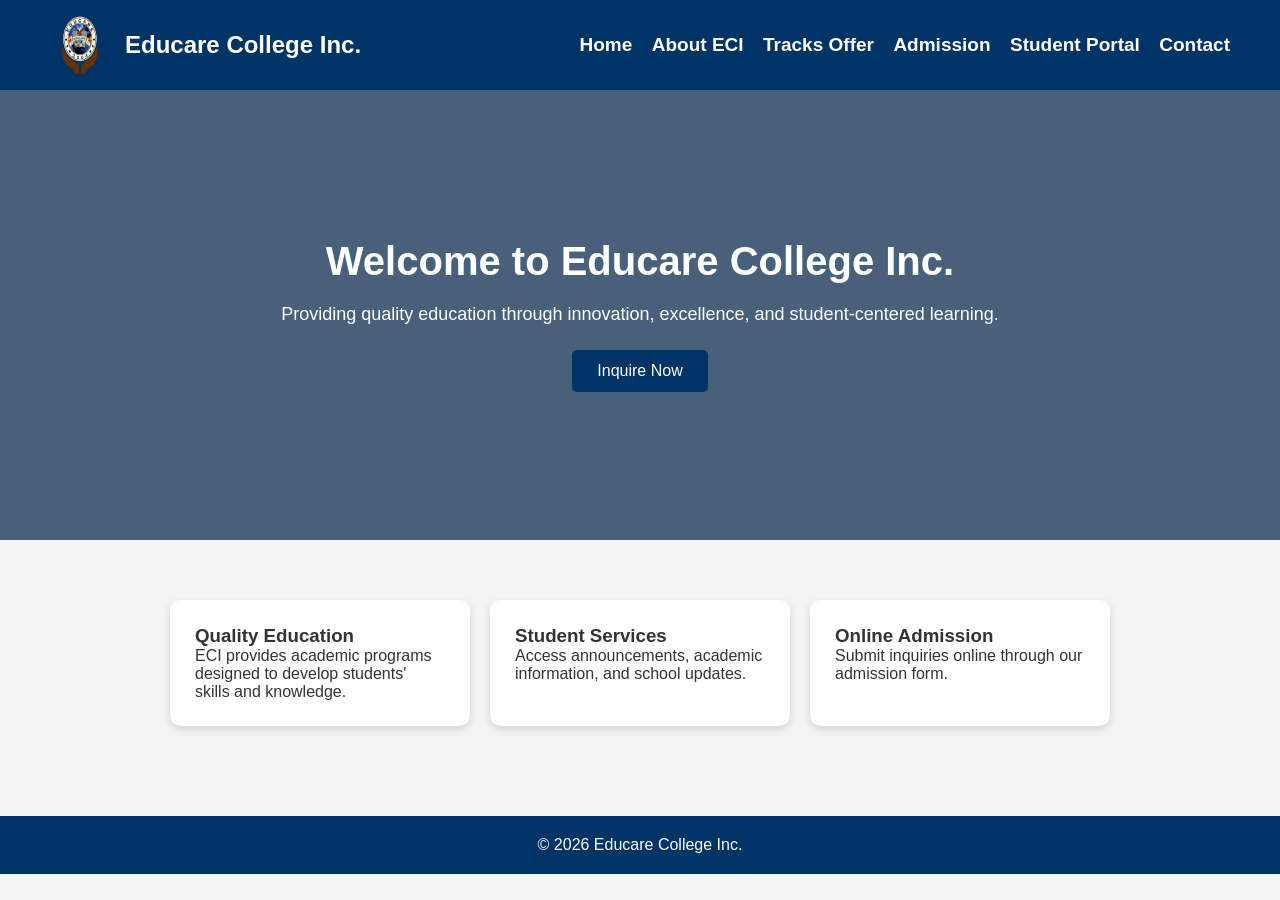
<file: index.html>
<!DOCTYPE html>
<html>
<head>
    <title>Educare College Inc. | Home</title>
    <link rel="stylesheet" href="style.css">
</head>

<body>

<header>
    <div class="logo">
        <img src="hqdefault-removebg-preview.png">
        <h2>Educare College Inc.</h2>
    </div>

    <nav>
        <a href="index.html">Home</a>
        <a href="about.html">About ECI</a>
        <a href="programs.html">Tracks Offer</a>
        <a href="admission.html">Admission</a>
        <a href="student-portal.html">Student Portal</a>
        <a href="contact.html">Contact</a>
    </nav>
</header>


<section class="hero">

<h1>Welcome to Educare College Inc.</h1>

<p>
Providing quality education through innovation, excellence,
and student-centered learning.
</p>

<a class="btn" href="admission.html">
Inquire Now
</a>

</section>


<section class="features">

<div class="card">
<h3>Quality Education</h3>
<p>
ECI provides academic programs designed to develop students' skills and knowledge.
</p>
</div>


<div class="card">
<h3>Student Services</h3>
<p>
Access announcements, academic information, and school updates.
</p>
</div>


<div class="card">
<h3>Online Admission</h3>
<p>
Submit inquiries online through our admission form.
</p>
</div>

</section>


<footer>

<p>
© 2026 Educare College Inc.
</p>

</footer>


</body>
</html>
</file>
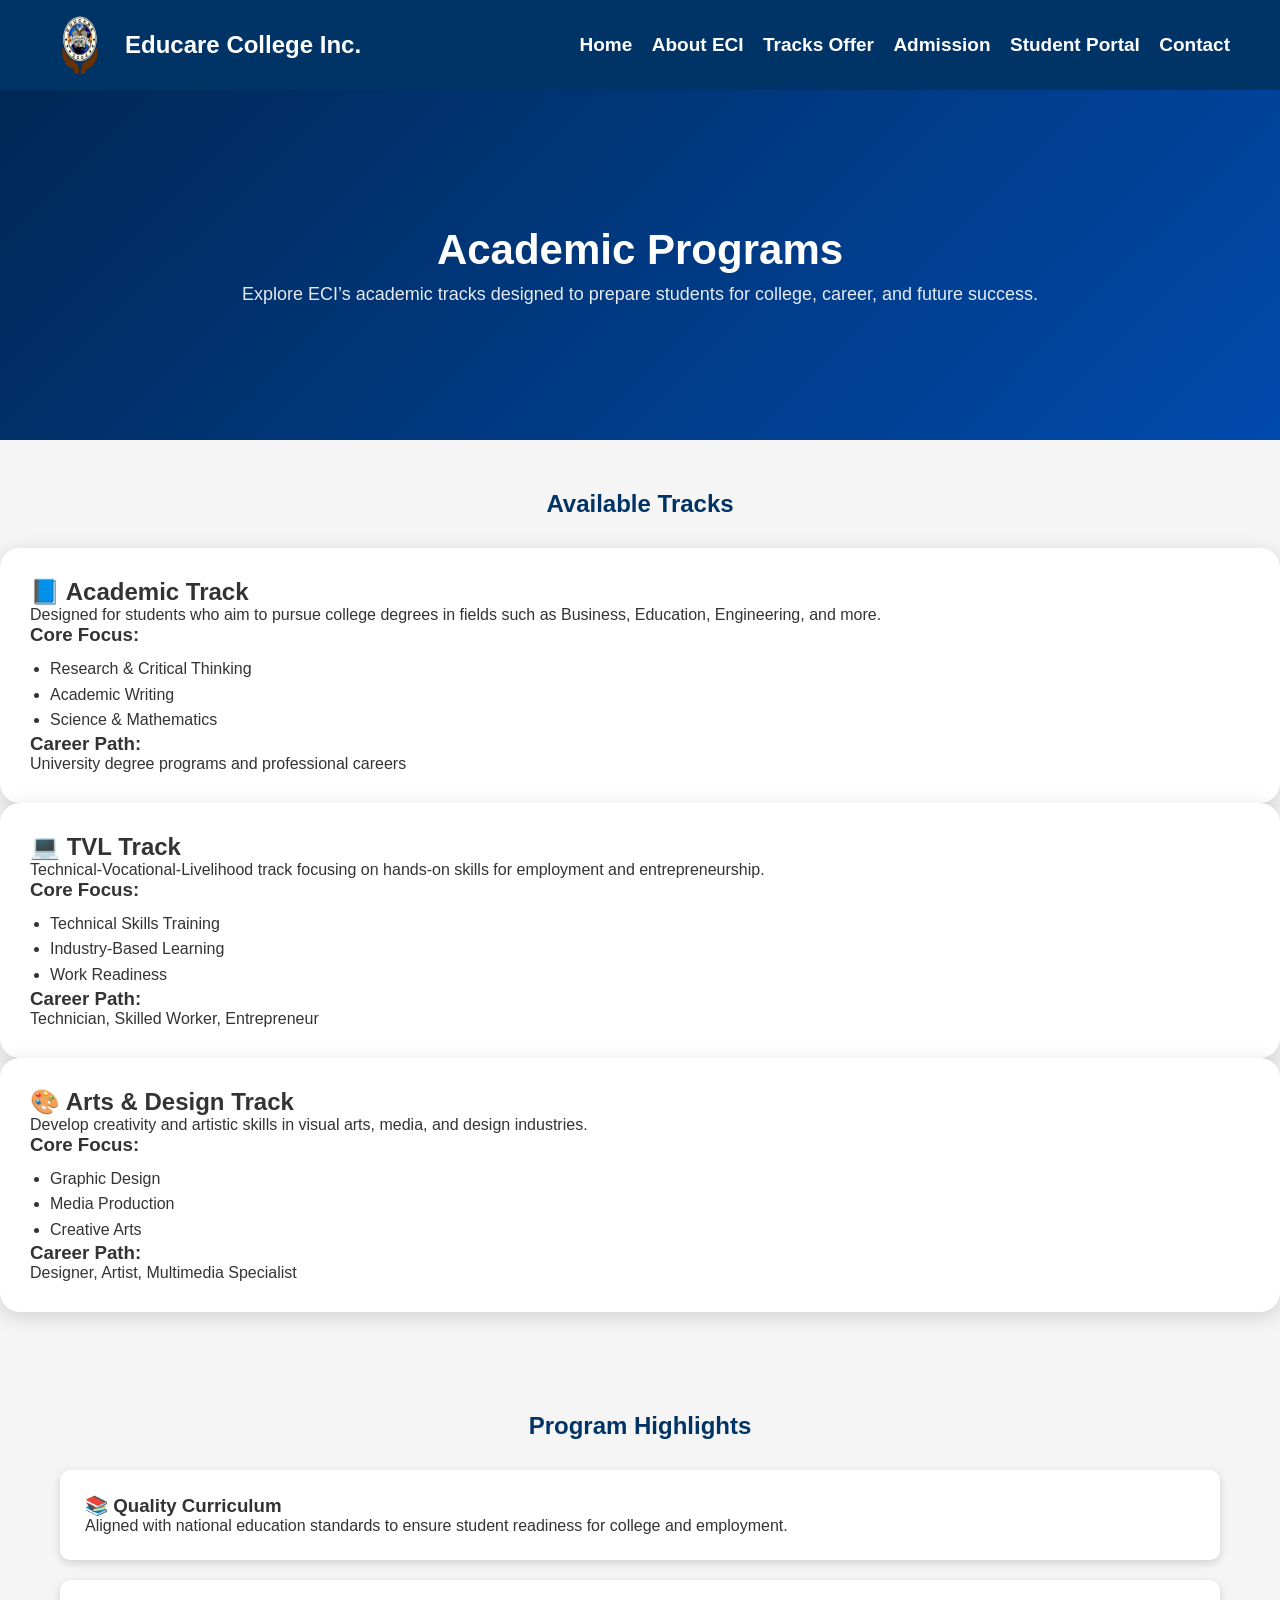
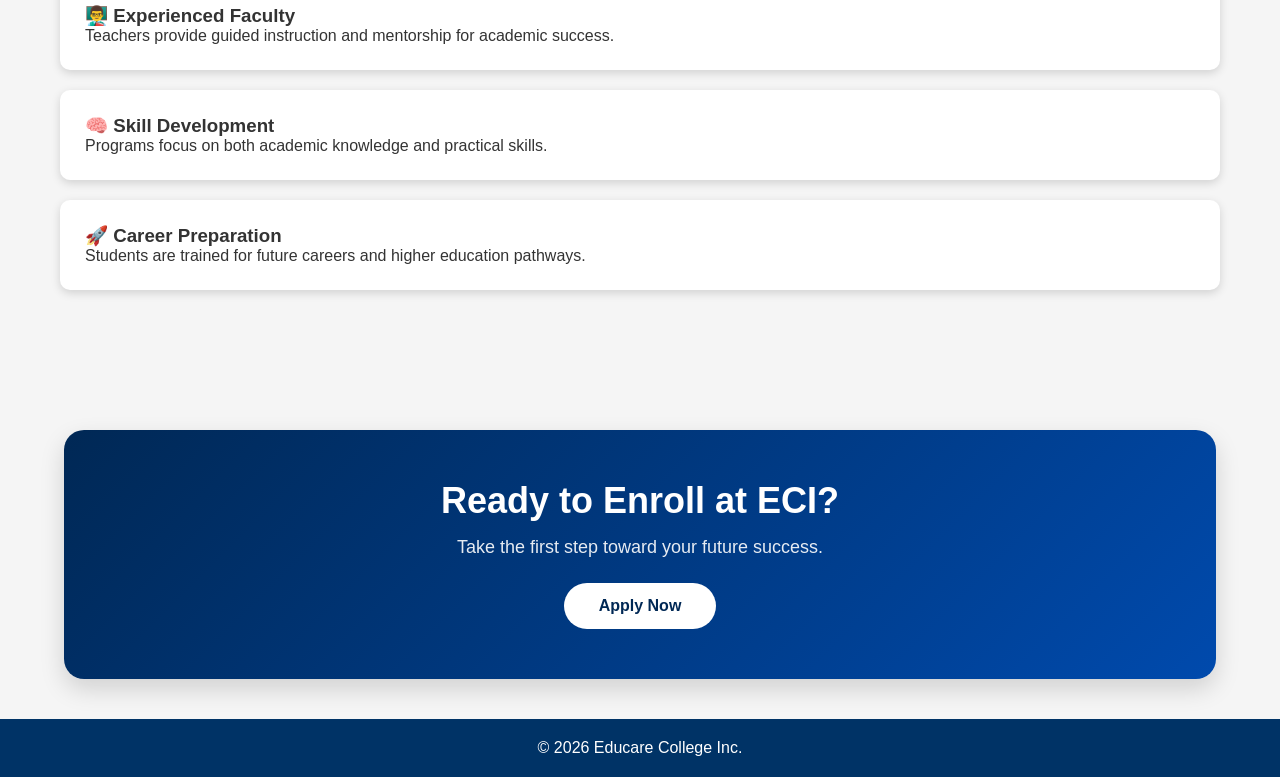
<file: programs.html>
<!DOCTYPE html>
<html>

<head>
<title>Academic Programs | ECI</title>

<link rel="stylesheet" href="style.css">

<link href="https://fonts.googleapis.com/css2?family=Inter:wght@300;400;600;700&display=swap" rel="stylesheet">

</head>

<body>


<header>

<div class="logo">
<img src="hqdefault-removebg-preview.png">
<h2>Educare College Inc.</h2>
</div>

<nav>
<a href="index.html">Home</a>
<a href="about.html">About ECI</a>
<a href="programs.html">Tracks Offer</a>
<a href="admission.html">Admission</a>
<a href="student-portal.html">Student Portal</a>
<a href="contact.html">Contact</a>
</nav>

</header>



<!-- HERO SECTION -->

<section class="program-hero">

<h1>Academic Programs</h1>

<p>
Explore ECI’s academic tracks designed to prepare students for college,
career, and future success.
</p>

</section>



<!-- PROGRAM OVERVIEW -->

<section class="program-container">


<h2 class="section-title">Available Tracks</h2>



<div class="grid-3">



<!-- CARD 1 -->

<div class="program-card">

<h2>📘 Academic Track</h2>

<p>
Designed for students who aim to pursue college degrees in
fields such as Business, Education, Engineering, and more.
</p>


<h3>Core Focus:</h3>

<ul>
<li>Research & Critical Thinking</li>
<li>Academic Writing</li>
<li>Science & Mathematics</li>
</ul>


<h3>Career Path:</h3>

<p>University degree programs and professional careers</p>

</div>



<!-- CARD 2 -->

<div class="program-card">

<h2>💻 TVL Track</h2>

<p>
Technical-Vocational-Livelihood track focusing on hands-on skills
for employment and entrepreneurship.
</p>


<h3>Core Focus:</h3>

<ul>
<li>Technical Skills Training</li>
<li>Industry-Based Learning</li>
<li>Work Readiness</li>
</ul>


<h3>Career Path:</h3>

<p>Technician, Skilled Worker, Entrepreneur</p>

</div>



<!-- CARD 3 -->

<div class="program-card">

<h2>🎨 Arts & Design Track</h2>

<p>
Develop creativity and artistic skills in visual arts, media,
and design industries.
</p>


<h3>Core Focus:</h3>

<ul>
<li>Graphic Design</li>
<li>Media Production</li>
<li>Creative Arts</li>
</ul>


<h3>Career Path:</h3>

<p>Designer, Artist, Multimedia Specialist</p>

</div>



</div>

</section>



<!-- PROGRAM DETAILS SECTION -->

<section class="program-details">


<h2 class="section-title">Program Highlights</h2>


<div class="grid-2">



<div class="card">

<h3>📚 Quality Curriculum</h3>

<p>
Aligned with national education standards to ensure student readiness
for college and employment.
</p>

</div>



<div class="card">

<h3>👨‍🏫 Experienced Faculty</h3>

<p>
Teachers provide guided instruction and mentorship for academic success.
</p>

</div>



<div class="card">

<h3>🧠 Skill Development</h3>

<p>
Programs focus on both academic knowledge and practical skills.
</p>

</div>



<div class="card">

<h3>🚀 Career Preparation</h3>

<p>
Students are trained for future careers and higher education pathways.
</p>

</div>



</div>

</section>



<!-- CALL TO ACTION -->

<section class="enroll-banner">

<h2>
Ready to Enroll at ECI?
</h2>

<p>
Take the first step toward your future success.
</p>

<a href="admission.html">
Apply Now
</a>

</section>



<footer>

<p>© 2026 Educare College Inc.</p>

</footer>



</body>
</html>
</file>
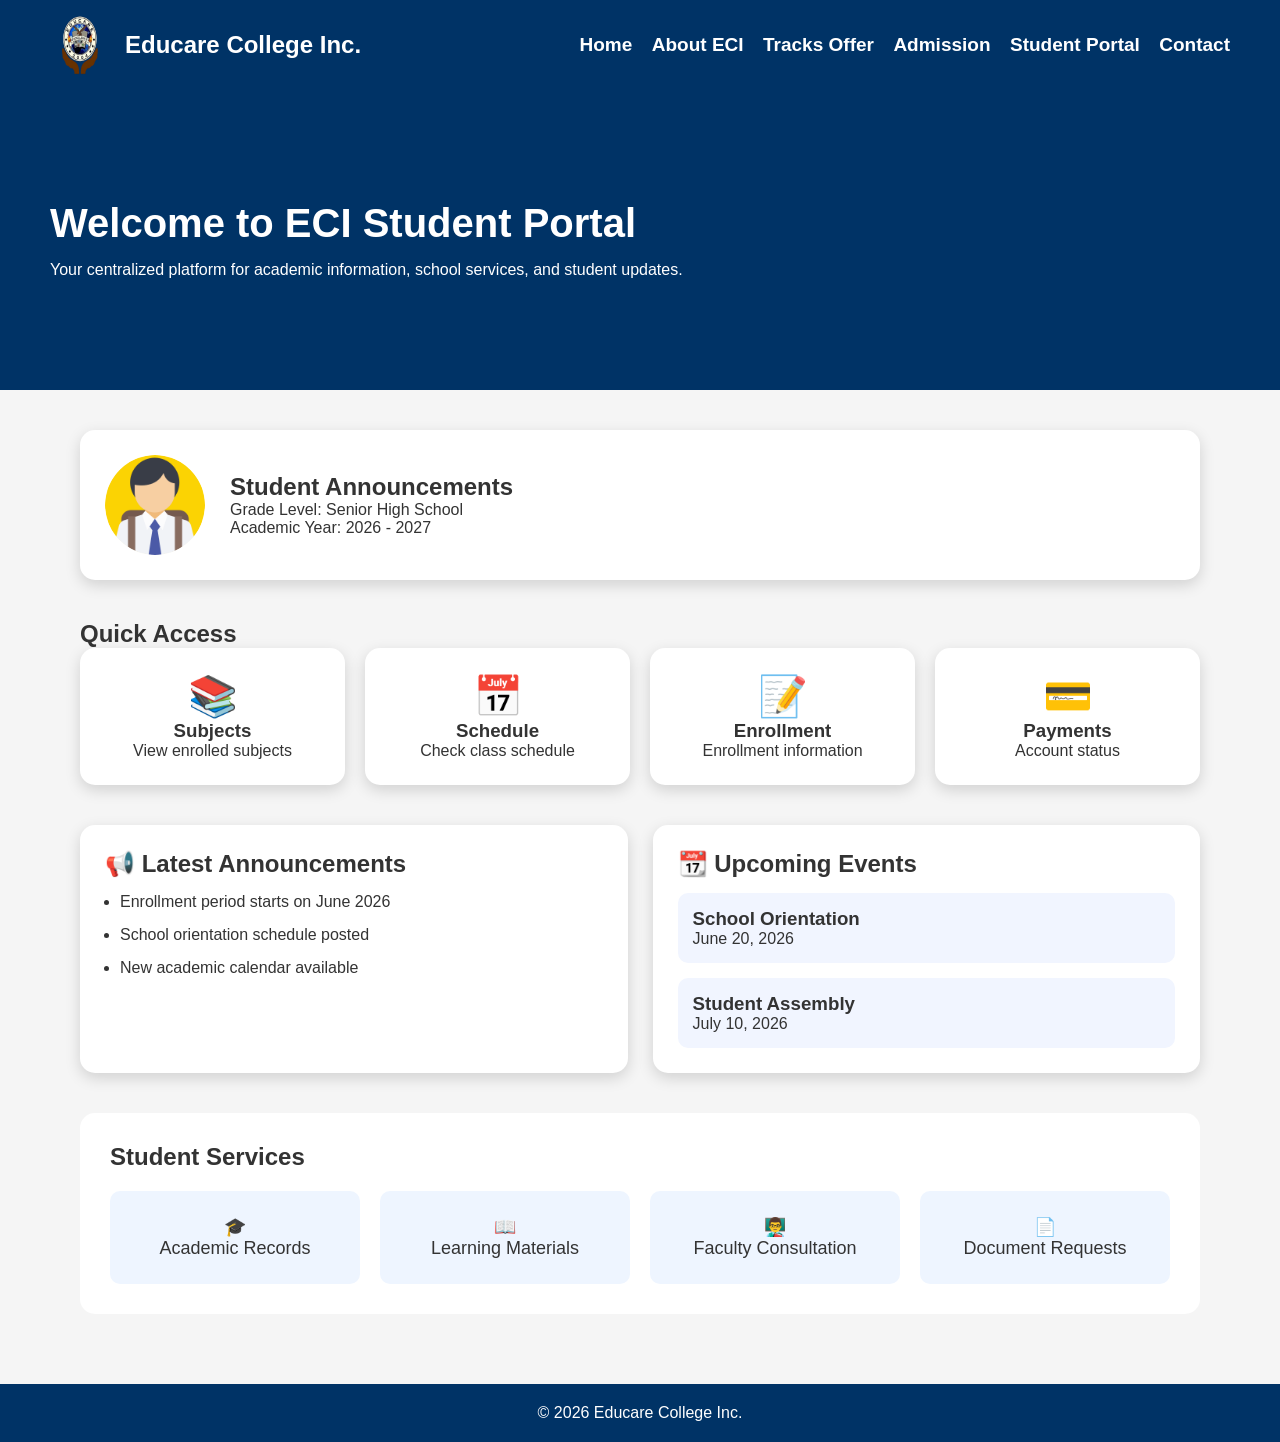
<file: student-portal.html>
<!DOCTYPE html>
<html>

<head>

<title>ECI Student Portal</title>

<link rel="stylesheet" href="style.css">

</head>


<body>


<header>

<div class="logo">

<img src="hqdefault-removebg-preview.png">

<h2>Educare College Inc.</h2>

</div>


<nav>

<a href="index.html">Home</a>
<a href="about.html">About ECI</a>
<a href="programs.html">Tracks Offer</a>
<a href="admission.html">Admission</a>
<a href="student-portal.html">Student Portal</a>
<a href="contact.html">Contact</a>

</nav>

</header>



<section class="portal-banner">

<div>

<h1>
Welcome to ECI Student Portal
</h1>

<p>
Your centralized platform for academic information,
school services, and student updates.
</p>

</div>

</section>



<section class="dashboard">


<div class="profile-card">


<img src="student.png">


<div>

<h2>
Student Announcements
</h2>

<p>
Grade Level: Senior High School
</p>

<p>
Academic Year: 2026 - 2027
</p>


</div>


</div>




<div class="quick-actions">


<h2>Quick Access</h2>


<div class="action-grid">


<div class="action">

<span>📚</span>

<h3>Subjects</h3>

<p>
View enrolled subjects
</p>

</div>



<div class="action">

<span>📅</span>

<h3>Schedule</h3>

<p>
Check class schedule
</p>

</div>



<div class="action">

<span>📝</span>

<h3>Enrollment</h3>

<p>
Enrollment information
</p>

</div>



<div class="action">

<span>💳</span>

<h3>Payments</h3>

<p>
Account status
</p>

</div>



</div>


</div>





<div class="portal-columns">


<div class="notice-box">


<h2>
📢 Latest Announcements
</h2>


<ul>

<li>
Enrollment period starts on June 2026
</li>


<li>
School orientation schedule posted
</li>


<li>
New academic calendar available
</li>


</ul>


</div>





<div class="event-box">


<h2>
📆 Upcoming Events
</h2>


<div class="event">

<h3>
School Orientation
</h3>

<p>
June 20, 2026
</p>

</div>



<div class="event">

<h3>
Student Assembly
</h3>

<p>
July 10, 2026
</p>

</div>



</div>


</div>






<div class="services">


<h2>
Student Services
</h2>


<div class="service-grid">


<div>
🎓
<br>
Academic Records
</div>


<div>
📖
<br>
Learning Materials
</div>


<div>
👨‍🏫
<br>
Faculty Consultation
</div>


<div>
📄
<br>
Document Requests
</div>


</div>


</div>



</section>




<footer>

<p>
© 2026 Educare College Inc.
</p>

</footer>


</body>

</html>
</file>
<file: style.css>
*{
    margin:0;
    padding:0;
    box-sizing:border-box;
    font-family:Arial, sans-serif;
}


body{

background:#f5f5f5;

color:#333;

}


/* HEADER */

header{

display:flex;

justify-content:space-between;

align-items:center;

padding:15px 50px;

background:#003366;

color:white;

position:sticky;

top:0;

z-index:1000;

}



.logo{

display:flex;

align-items:center;

gap:15px;

}



.logo img{

width:60px;

height:60px;

border-radius:50%;

}



nav a{

color:white;

text-decoration:none;

margin-left:15px;

font-size:19px;
font-weight: bold;

}


nav a:hover{

text-decoration:underline;

}



/* HERO */


.hero{

height:450px;

display:flex;

flex-direction:column;
color: white;

justify-content:center;

align-items:center;

text-align:center;

padding:20px;

    background:linear-gradient(
    rgba(0,33,71,.7),
    rgba(0,33,71,.7)),
    url('https://i.ytimg.com/vi/b0D6ft9KU7w/maxresdefault.jpg');
    background-size:cover;
    background-position:center;

}



.hero h1{

font-size:40px;

margin-bottom:20px;

}


.hero p{

font-size:18px;

margin-bottom:25px;

}

/* ABOUT PAGE */


.about-hero{

height:350px;

background:#003366;

color:white;

display:flex;

align-items:center;

justify-content:center;

text-align:center;

padding:30px;

}



.about-hero h1{

font-size:45px;

margin-bottom:20px;

}



.about-hero p{

font-size:20px;

}




.about-container{

max-width:1200px;

margin:auto;

padding:50px;

}



.about-introduction{

display:flex;

gap:40px;

align-items:center;

}



.about-introduction img{

width:45%;

border-radius:15px;

box-shadow:0 5px 15px rgba(0,0,0,.2);

}





.mission-section{

display:grid;

grid-template-columns:1fr 1fr;

gap:25px;

margin-top:50px;

}



.info-card{

background:white;

padding:30px;

border-radius:15px;

box-shadow:0 5px 15px rgba(0,0,0,.15);

text-align:center;

transition:.3s;

}



.info-card:hover{

transform:translateY(-8px);

}





.section-title{

text-align:center;

margin:50px 0 30px;

color:#003366;

}





.values-grid{

display:grid;

grid-template-columns:repeat(4,1fr);

gap:20px;

}



.value-card{

background:white;

padding:25px;

border-radius:15px;

text-align:center;

box-shadow:0 5px 15px rgba(0,0,0,.15);

transition:.3s;

}



.value-card:hover{

transform:scale(1.05);

}





.highlights{

display:grid;

grid-template-columns:repeat(3,1fr);

gap:20px;

}



.highlights div{

background:#eef5ff;

padding:25px;

border-radius:15px;

}





@media(max-width:900px){


.about-introduction{

flex-direction:column;

}



.about-introduction img{

width:100%;

}



.values-grid{

grid-template-columns:repeat(2,1fr);

}



.highlights{

grid-template-columns:1fr;

}



}



@media(max-width:600px){


.mission-section,
.values-grid{

grid-template-columns:1fr;

}



}

.btn{

background:#003366;

color:white;

padding:12px 25px;

text-decoration:none;

border-radius:5px;

}



/* CONTENT */


.content{

padding:40px;

max-width:1100px;

margin:auto;

}



.content h1{

margin-bottom:25px;

color:#003366;

}



.content p{

line-height:1.7;

margin-bottom:15px;

}

/* ==========================
   CONTACT HERO SECTION
   ========================== */


.contact-hero{

    height:350px;

    background:
    linear-gradient(
        rgba(0,40,85,0.75),
        rgba(0,74,173,0.75)
    ),
    url('../images/contact.jpg');

    background-size:cover;

    background-position:center;

    display:flex;

    justify-content:center;

    align-items:center;

    text-align:center;

    color:white;

}



.contact-overlay{

    padding:40px;

    max-width:800px;

}



.contact-overlay h1{

    font-size:45px;

    font-weight:700;

    margin-bottom:15px;

}



.contact-overlay p{

    font-size:20px;

    line-height:1.6;

    color:white;

}




@media(max-width:768px){

.contact-overlay h1{

    font-size:32px;

}


.contact-overlay p{

    font-size:16px;

}

}

/* INTERACTIVE CONTACT DESIGN */


.contact-card{

background:white;

padding:30px;

border-radius:20px;

text-align:center;

box-shadow:0 8px 25px rgba(0,0,0,.1);

transition:.4s;

}



.contact-card:hover{

transform:translateY(-10px);

box-shadow:0 15px 35px rgba(0,0,0,.2);

}



.contact-icon{

font-size:45px;

margin-bottom:15px;

}



.contact-card a{

display:inline-block;

margin-top:15px;

padding:10px 20px;

background:#002855;

color:white;

border-radius:25px;

text-decoration:none;

font-weight:bold;

transition:.3s;

}



.contact-card a:hover{

background:#004aad;

transform:scale(1.05);

}



/* CONTACT HERO DETAILS */

.hero-contact-info{

    margin-top:35px;

    display:grid;

    grid-template-columns:repeat(4,1fr);

    gap:20px;

    width:100%;

}



.hero-item{

    background:rgba(255,255,255,0.15);

    padding:20px;

    border-radius:15px;

    backdrop-filter:blur(5px);

    transition:.3s;

}



.hero-item:hover{

    transform:translateY(-8px);

    background:rgba(255,255,255,0.25);

}



.hero-item span{

    font-size:35px;

}



.hero-item h3{

    margin:10px 0 5px;

    font-size:17px;

}



.hero-item p{

    font-size:14px;

    margin:0;

    color:white;

}



@media(max-width:900px){

.hero-contact-info{

    grid-template-columns:repeat(2,1fr);

}

}



@media(max-width:600px){

.hero-contact-info{

    grid-template-columns:1fr;

}

}

.contact-hero{

min-height:450px;

background:
linear-gradient(
rgba(0,40,85,.85),
rgba(0,74,173,.85)
),
url('../images/contact.jpg');

background-size:cover;

background-position:center;

display:flex;

justify-content:center;

align-items:center;

text-align:center;

color:white;

padding:50px 20px;

}



.contact-overlay{

max-width:1100px;

}



.contact-overlay h1{

font-size:42px;

margin-bottom:15px;

}



.contact-overlay>p{

font-size:18px;

max-width:750px;

margin:auto;

}





.hero-contact-info{

display:grid;

grid-template-columns:repeat(4,1fr);

gap:20px;

margin-top:40px;

}




.hero-item{

background:rgba(255,255,255,.15);

padding:20px;

border-radius:15px;

transition:.3s;

}



.hero-item:hover{

transform:translateY(-8px);

background:rgba(255,255,255,.25);

}



.hero-item span{

font-size:35px;

}



.hero-item h3{

margin:10px 0;

}



.hero-item p{

color:white;

font-size:14px;

}



.hero-item a{

color:white;

text-decoration:none;

font-weight:bold;

}




.map-container{

background:white;

padding:15px;

border-radius:20px;

box-shadow:0 10px 25px rgba(0,0,0,.15);

}



.map-container iframe{

width:100%;

height:450px;

border:0;

border-radius:15px;

}



@media(max-width:900px){

.hero-contact-info{

grid-template-columns:repeat(2,1fr);

}

}



@media(max-width:600px){

.hero-contact-info{

grid-template-columns:1fr;

}

}
/* MAP DESIGN */


.map-wrapper{

background:white;

padding:15px;

border-radius:20px;

box-shadow:0 10px 25px rgba(0,0,0,.15);

}



.map-wrapper iframe{

width:100%;

height:450px;

border:0;

border-radius:15px;

}





.direction-box{

margin-top:25px;

padding:30px;

background:#eef5ff;

border-radius:15px;

text-align:center;

}



.direction-box a{

display:inline-block;

margin-top:15px;

background:#002855;

color:white;

padding:12px 25px;

border-radius:25px;

text-decoration:none;

font-weight:bold;

}



.direction-box a:hover{

background:#004aad;

}
/* CARDS */


.features{

display:flex;

justify-content:center;

gap:20px;

padding:40px;

}



.card{

background:white;

padding:25px;

border-radius:10px;

box-shadow:0 3px 10px rgba(0,0,0,.15);

margin:20px 0;

}



.features .card{

width:300px;

}

/* STUDENT PORTAL DESIGN */


.portal-banner{

height:300px;

display:flex;

align-items:center;

padding:50px;

background:#003366;

color:white;

}



.portal-banner h1{

font-size:40px;

margin-bottom:15px;

}




.dashboard{

padding:40px;

max-width:1200px;

margin:auto;

}




.profile-card{

background:white;

display:flex;

align-items:center;

gap:25px;

padding:25px;

border-radius:15px;

box-shadow:0 5px 15px rgba(0,0,0,.15);

}



.profile-card img{

width:100px;

height:100px;

border-radius:50%;

}




.quick-actions{

margin-top:40px;

}



.action-grid{

display:grid;

grid-template-columns:repeat(4,1fr);

gap:20px;

}



.action{

background:white;

padding:25px;

text-align:center;

border-radius:15px;

box-shadow:0 5px 15px rgba(0,0,0,.15);

transition:.3s;

}



.action:hover{

transform:translateY(-8px);

}



.action span{

font-size:40px;

}



.portal-columns{

display:grid;

grid-template-columns:1fr 1fr;

gap:25px;

margin-top:40px;

}



.notice-box,
.event-box{

background:white;

padding:25px;

border-radius:15px;

box-shadow:0 5px 15px rgba(0,0,0,.15);

}



.notice-box li{

margin:15px;

}




.event{

background:#f1f5ff;

padding:15px;

margin-top:15px;

border-radius:10px;

}




.services{

margin-top:40px;

background:white;

padding:30px;

border-radius:15px;

}



.service-grid{

display:grid;

grid-template-columns:repeat(4,1fr);

gap:20px;

margin-top:20px;

}



.service-grid div{

text-align:center;

padding:25px;

font-size:18px;

background:#eef5ff;

border-radius:10px;

}



/* MOBILE */


@media(max-width:900px){


.action-grid,
.service-grid{

grid-template-columns:repeat(2,1fr);

}


.portal-columns{

grid-template-columns:1fr;

}


}



@media(max-width:600px){


.action-grid,
.service-grid{

grid-template-columns:1fr;

}


.profile-card{

flex-direction:column;

text-align:center;

}


}

/* FORM */


form{

display:flex;

flex-direction:column;

gap:15px;

max-width:500px;

}



input,
textarea,
select{

padding:12px;

border:1px solid #ccc;

border-radius:5px;

}



button{

background:#003366;

color:white;

padding:12px;

border:none;

cursor:pointer;

border-radius:5px;

}



button:hover{

background:#0055aa;

}



/* FOOTER */


footer{

background:#003366;

color:white;

text-align:center;

padding:20px;

margin-top:30px;

}

/* GENERAL WEBSITE CSS */

*{
margin:0;
padding:0;
box-sizing:border-box;
font-family:Arial,sans-serif;
}


/* HEADER */

header{
display:flex;
justify-content:space-between;
align-items:center;
padding:15px 50px;
background:#003366;
color:white;
}


/* PROGRAM PAGE CSS */

.program-hero{

height:350px;

background:#003366;

color:white;

display:flex;

flex-direction:column;

justify-content:center;

align-items:center;

text-align:center;

padding:30px;

}


.program-grid{

display:grid;

grid-template-columns:repeat(3,1fr);

gap:25px;

}


.program-card{

background:white;

padding:30px;

border-radius:20px;

box-shadow:0 5px 20px rgba(0,0,0,.15);

transition:.3s;

}/* UC STYLE PROGRAM PAGE ENHANCEMENT */

.program-hero{
padding:90px 20px;
text-align:center;
background:linear-gradient(135deg,#002855,#004aad);
color:white;
}

.program-hero h1{
font-size:42px;
font-weight:700;
}

.program-hero p{
margin-top:10px;
opacity:.9;
font-size:18px;
}

.program-details{
max-width:1200px;
margin:auto;
padding:50px 20px;
}

.program-card ul{
margin-top:10px;
padding-left:20px;
line-height:1.6;
}

.program-card:hover{

transform:translateY(-10px);

}

/* ADMISSION PAGE STYLING */

.admission-hero{
height:350px;
background:linear-gradient(rgba(0,40,85,.8),rgba(0,74,173,.8)),
url('https://encrypted-tbn0.gstatic.com/images?q=tbn:ANd9GcS6iEnRbEIt8zg2hE-wSHPSP9XuBxQjEhzQotwf_pqEOQ&s=10');
background-size:cover;
background-position:center;
display:flex;
align-items:center;
justify-content:center;
text-align:center;
color:white;
padding:20px;
}

.admission-hero h1{
font-size:42px;
}

.admission-hero p{
font-size:18px;
margin-top:10px;
opacity:.9;
}

/* FORM BOX */
.form-box{
max-width:500px;
margin:auto;
background:white;
padding:30px;
border-radius:15px;
box-shadow:0 8px 25px rgba(0,0,0,.1);
display:flex;
flex-direction:column;
gap:15px;
}

.form-box input,
.form-box select,
.form-box textarea{
padding:12px;
border:1px solid #ddd;
border-radius:8px;
outline:none;
}

.form-box textarea{
min-height:100px;
}

/* STEPS */
.step{
text-align:center;
}

/* REQUIREMENTS LIST */
.requirements ul{
padding-left:20px;
line-height:1.8;
}

/* ENROLLMENT CTA SECTION */

.enroll-cta{

margin:60px auto;

max-width:1200px;

height:300px;

background:
linear-gradient(
rgba(0,40,85,.85),
rgba(0,74,173,.85)
),
url('../images/enrollment.jpg');

background-size:cover;

background-position:center;

border-radius:20px;

display:flex;

justify-content:center;

align-items:center;

text-align:center;

color:white;

}



.cta-content{

padding:40px;

}



.cta-content h1{

font-size:38px;

margin-bottom:15px;

}



.cta-content p{

font-size:18px;

max-width:700px;

margin:auto;

line-height:1.6;

}




.cta-content a{

display:inline-block;

margin-top:25px;

background:white;

color:#003366;

padding:14px 35px;

border-radius:30px;

font-weight:bold;

text-decoration:none;

transition:.3s;

}



.cta-content a:hover{

background:#ffd700;

color:#002855;

transform:scale(1.05);

}

/* ================================
   PROGRAMS PAGE - ENROLL SECTION
   ================================ */

.enroll-banner{

    width:90%;

    max-width:1200px;

    margin:70px auto 40px;

    padding:50px 30px;

    background:linear-gradient(
        135deg,
        #002855,
        #004aad
    );

    color:white;

    text-align:center;

    border-radius:20px;

    box-shadow:0 10px 25px rgba(0,0,0,0.15);

}


.enroll-banner h2{

    font-size:36px;

    font-weight:700;

    margin-bottom:15px;

}



.enroll-banner p{

    font-size:18px;

    margin-bottom:25px;

    opacity:0.9;

}



.enroll-banner a{

    display:inline-block;

    padding:14px 35px;

    background:white;

    color:#002855;

    border-radius:30px;

    text-decoration:none;

    font-weight:700;

    transition:0.3s;

}



.enroll-banner a:hover{

    background:#ffd700;

    color:#002855;

    transform:scale(1.05);

}
/* MOBILE */


@media(max-width:768px){


header{

flex-direction:column;

}


nav{

margin-top:15px;

}



nav a{

display:block;

margin:10px;

}



.features{

flex-direction:column;

}


.features .card{

width:auto;

}



}
</file>
